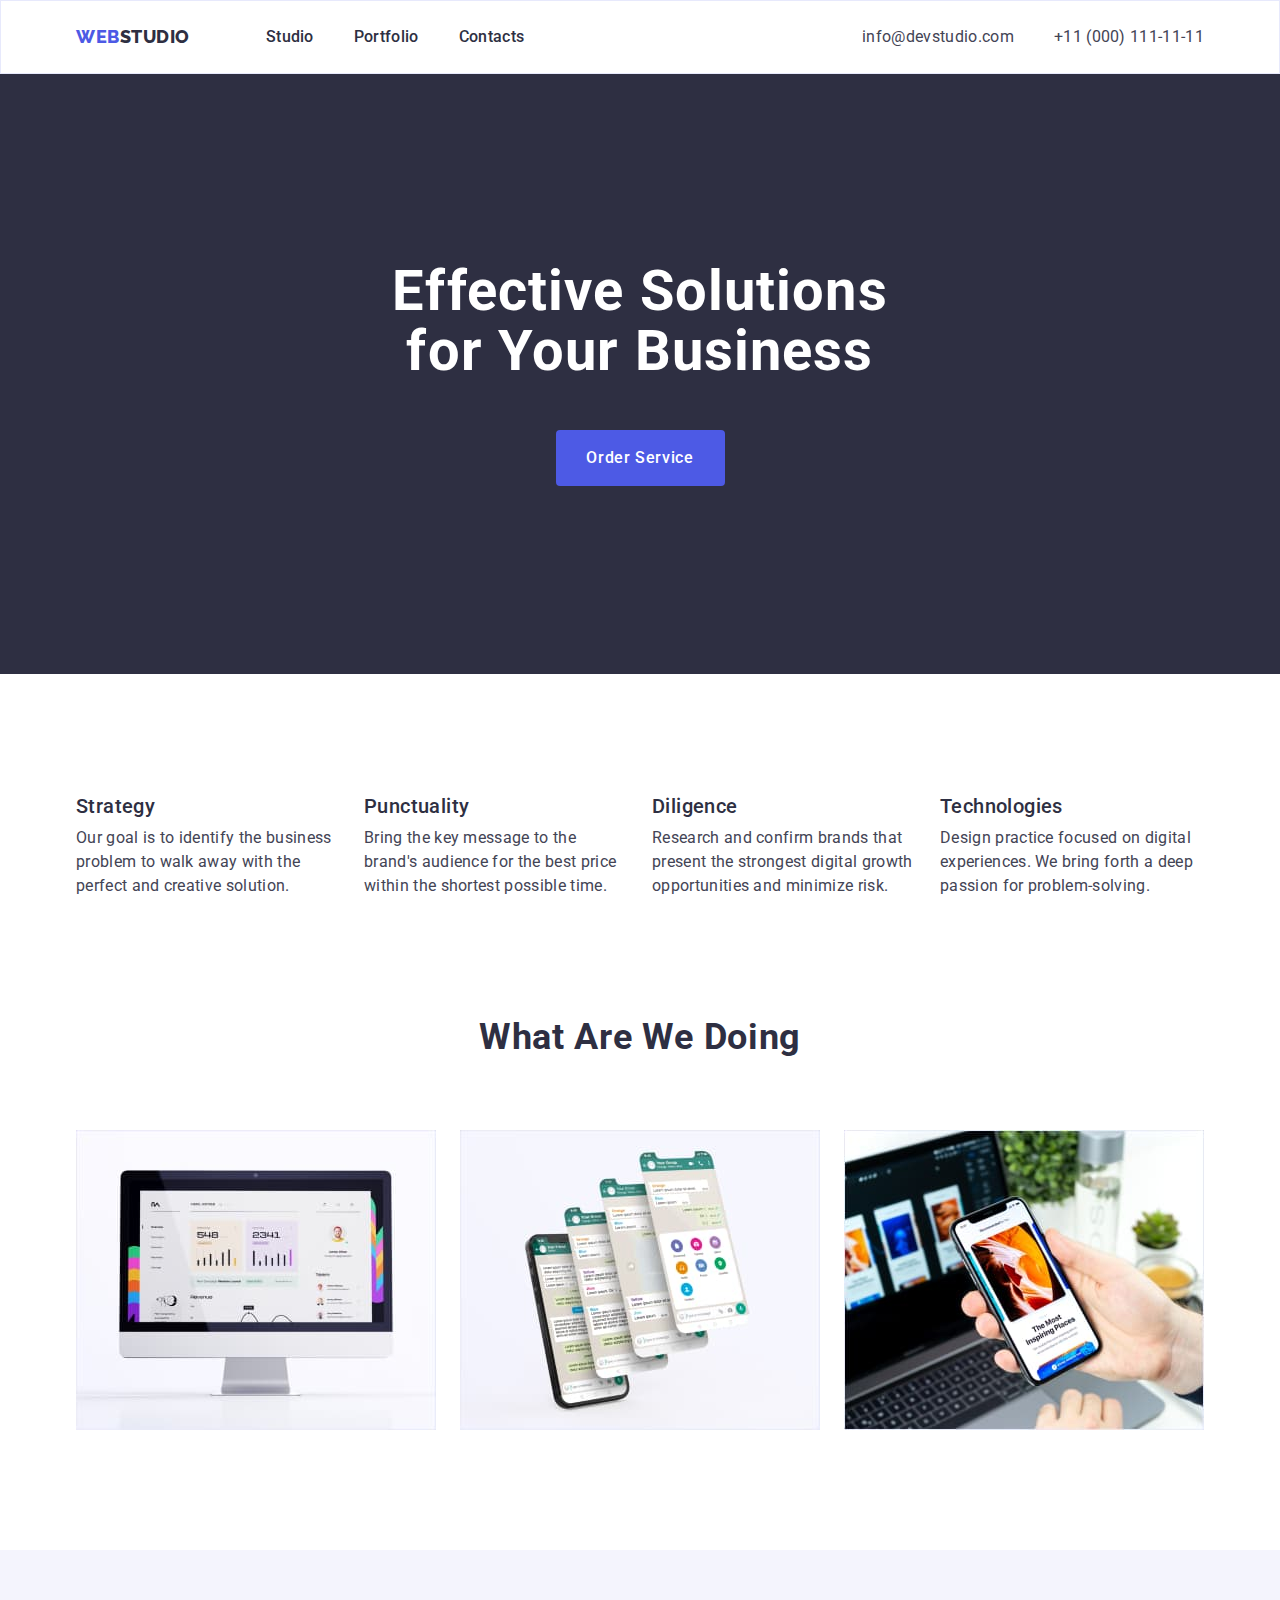
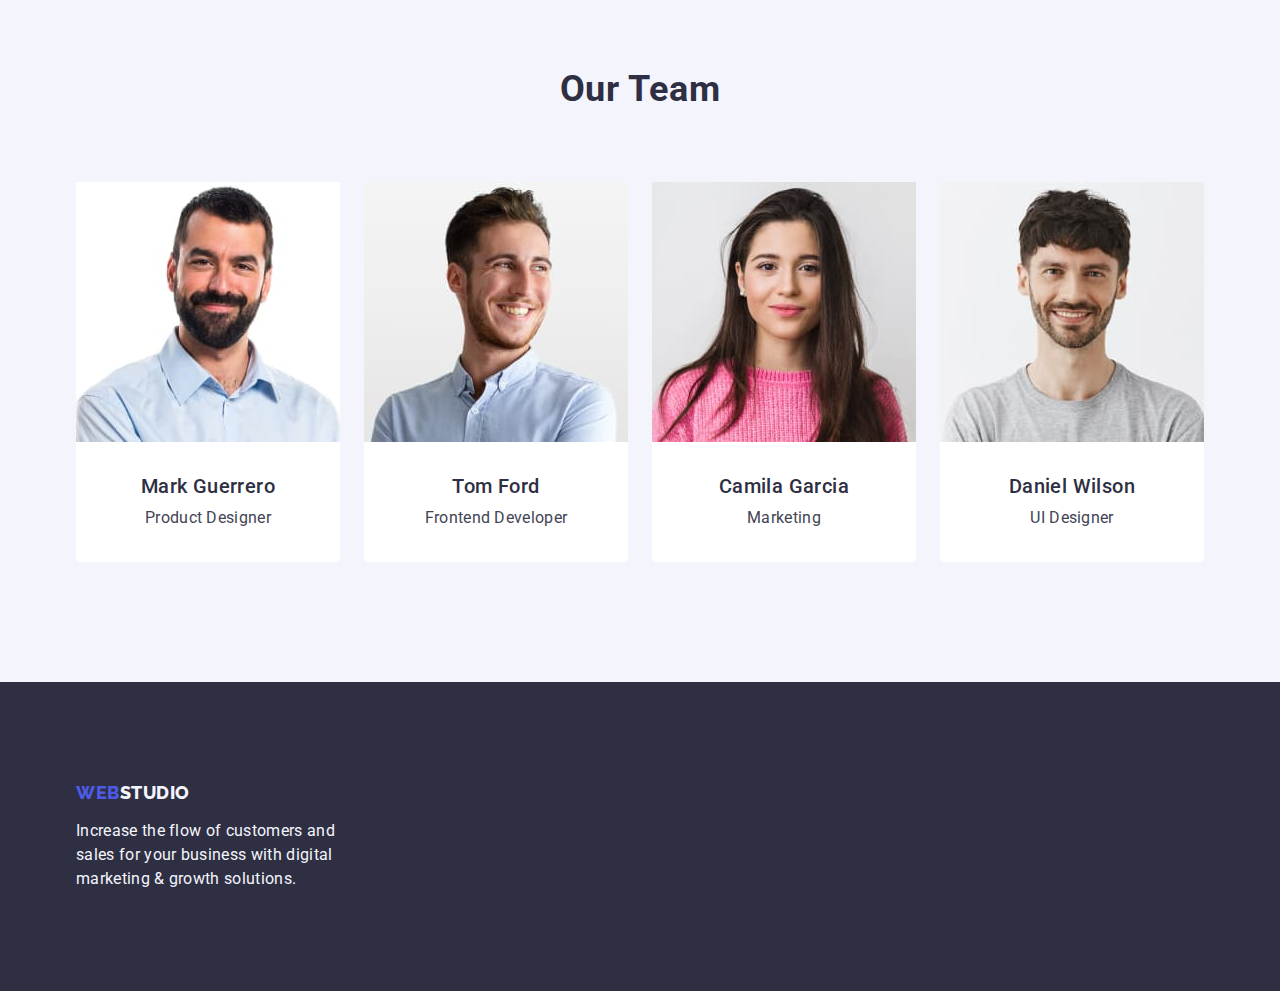
<file: index.html>
<!DOCTYPE html>
<html lang="en">
  <head>
    <meta charset="utf-8" />
    <meta http-equiv="x-ua-compatible" content="ie=edge" />
    <meta name="viewport" content="width=device-width, initial-scale=1.0" />
    <title>WebStudio</title>
    <link
      href="https://cdn.jsdelivr.net/npm/modern-normalize@2.0.0/modern-normalize.min.css"
      rel="stylesheet"
    />
    <link rel="stylesheet" href="./css/styles.css" />
    <link rel="preconnect" href="https://fonts.googleapis.com" />
    <link rel="preconnect" href="https://fonts.gstatic.com" crossorigin />
    <link
      href="https://fonts.googleapis.com/css2?family=Raleway:wght@800&family=Roboto:wght@400;500;700;900&display=swap"
      rel="stylesheet"
    />
  </head>

  <body>
    <header class="header">
      <div class="container header-container">
        <!-- top line -->
        <nav class="header-nav">
          <a class="header-logo link" href="./index.html"
            >Web<span>Studio</span></a
          >
          <ul class="header-menu list">
            <li class="header-menu-list">
              <a class="header-menu-link link" href="./index.html">Studio </a>
            </li>
            <li class="header-menu-list">
              <a class="header-menu-link link" href="./portfolio.html"
                >Portfolio
              </a>
            </li>
            <li class="header-menu-list">
              <a class="header-menu-link link" href="">Contacts </a>
            </li>
          </ul>
        </nav>
        <!-- contacts -->
        <address class="header-add">
          <ul class="header-add-list list">
            <li class="header-add-item">
              <a class="header-add-link link" href="mailto:info@devstudio.com"
                >info@devstudio.com
              </a>
            </li>
            <li class="header-add-item">
              <a class="header-add-link link" href="tel:+110001111111"
                >+11 (000) 111-11-11
              </a>
            </li>
          </ul>
        </address>
      </div>
    </header>

    <main>
      <!-- section1 -->
      <section class="hero">
        <div class="container">
          <h1 class="hero-title">Effective Solutions for Your Business</h1>
          <button class="hero-bt" type="button">Order Service</button>
        </div>
      </section>

      <!-- section2 -->

      <section class="table">
        <!-- feature1 -->
        <div class="container">
          <h2 class="visually-hidden">features</h2>
          <ul class="table-list list">
            <li class="table-item">
              <h3 class="table-title">Strategy</h3>
              <p class="table-text">
                Our goal is to identify the business problem to walk away with
                the perfect and creative solution.
              </p>
            </li>
            <li class="table-item">
              <h3 class="table-title">Punctuality</h3>
              <p class="table-text">
                Bring the key message to the brand's audience for the best price
                within the shortest possible time.
              </p>
            </li>
            <li class="table-item">
              <h3 class="table-title">Diligence</h3>
              <p class="table-text">
                Research and confirm brands that present the strongest digital
                growth opportunities and minimize risk.
              </p>
            </li>
            <li class="table-item">
              <h3 class="table-title">Technologies</h3>
              <p class="table-text">
                Design practice focused on digital experiences. We bring forth a
                deep passion for problem-solving.
              </p>
            </li>
          </ul>
        </div>
      </section>

      <!-- section3 -->

      <section class="work">
        <div class="container">
          <h2 class="work-title">What are we doing</h2>

          <ul class="work-im list">
            <li class="work-list">
              <img
                src="./images/img-1.jpg"
                alt="application on the monitor"
                width="360"
              />
            </li>
            <li class="work-list">
              <img
                src="./images/img-2.jpg"
                alt="application on the phone"
                width="360"
              />
            </li>
            <li class="work-list">
              <img
                src="./images/img-3.jpg"
                alt="app jn the monitor and phone"
                width="360"
              />
            </li>
          </ul>
        </div>
      </section>

      <!-- section4 -->
      <section class="team">
        <div class="container container-team">
          <h2 class="team-title">Our Team</h2>
          <ul class="team-list list">
            <li class="team-item">
              <img
                src="./images/Team_Card-1.jpg"
                alt="product designer"
                width="264"
              />
              <div class="container-card">
                <h3 class="team-subtitle">Mark Guerrero</h3>
                <p class="team-text">Product Designer</p>
              </div>
            </li>

            <li class="team-item">
              <img
                src="./images/Team_Card-2.jpg"
                alt="fronted developer"
                width="264"
              />
              <div class="container-card">
                <h3 class="team-subtitle">Tom Ford</h3>
                <p class="team-text">Frontend Developer</p>
              </div>
            </li>

            <li class="team-item">
              <img src="./images/Team_Card-3.jpg" alt="marketing" width="264" />
              <div class="container-card">
                <h3 class="team-subtitle">Camila Garcia</h3>
                <p class="team-text">Marketing</p>
              </div>
            </li>

            <li class="team-item">
              <img
                src="./images/Team_Card-4.jpg"
                alt="ui designer"
                width="264"
              />
              <div class="container-card">
                <h3 class="team-subtitle">Daniel Wilson</h3>
                <p class="team-text">UI Designer</p>
              </div>
            </li>
          </ul>
        </div>
      </section>
    </main>

    <footer class="footer">
      <div class="container">
        <a class="footer-logo link" href="./index.html"
          >Web<span class="footer-st">Studio</span></a
        >
        <p class="footer-text">
          Increase the flow of customers and sales for your business with
          digital marketing & growth solutions.
        </p>
      </div>
    </footer>
  </body>
</html>
</file>
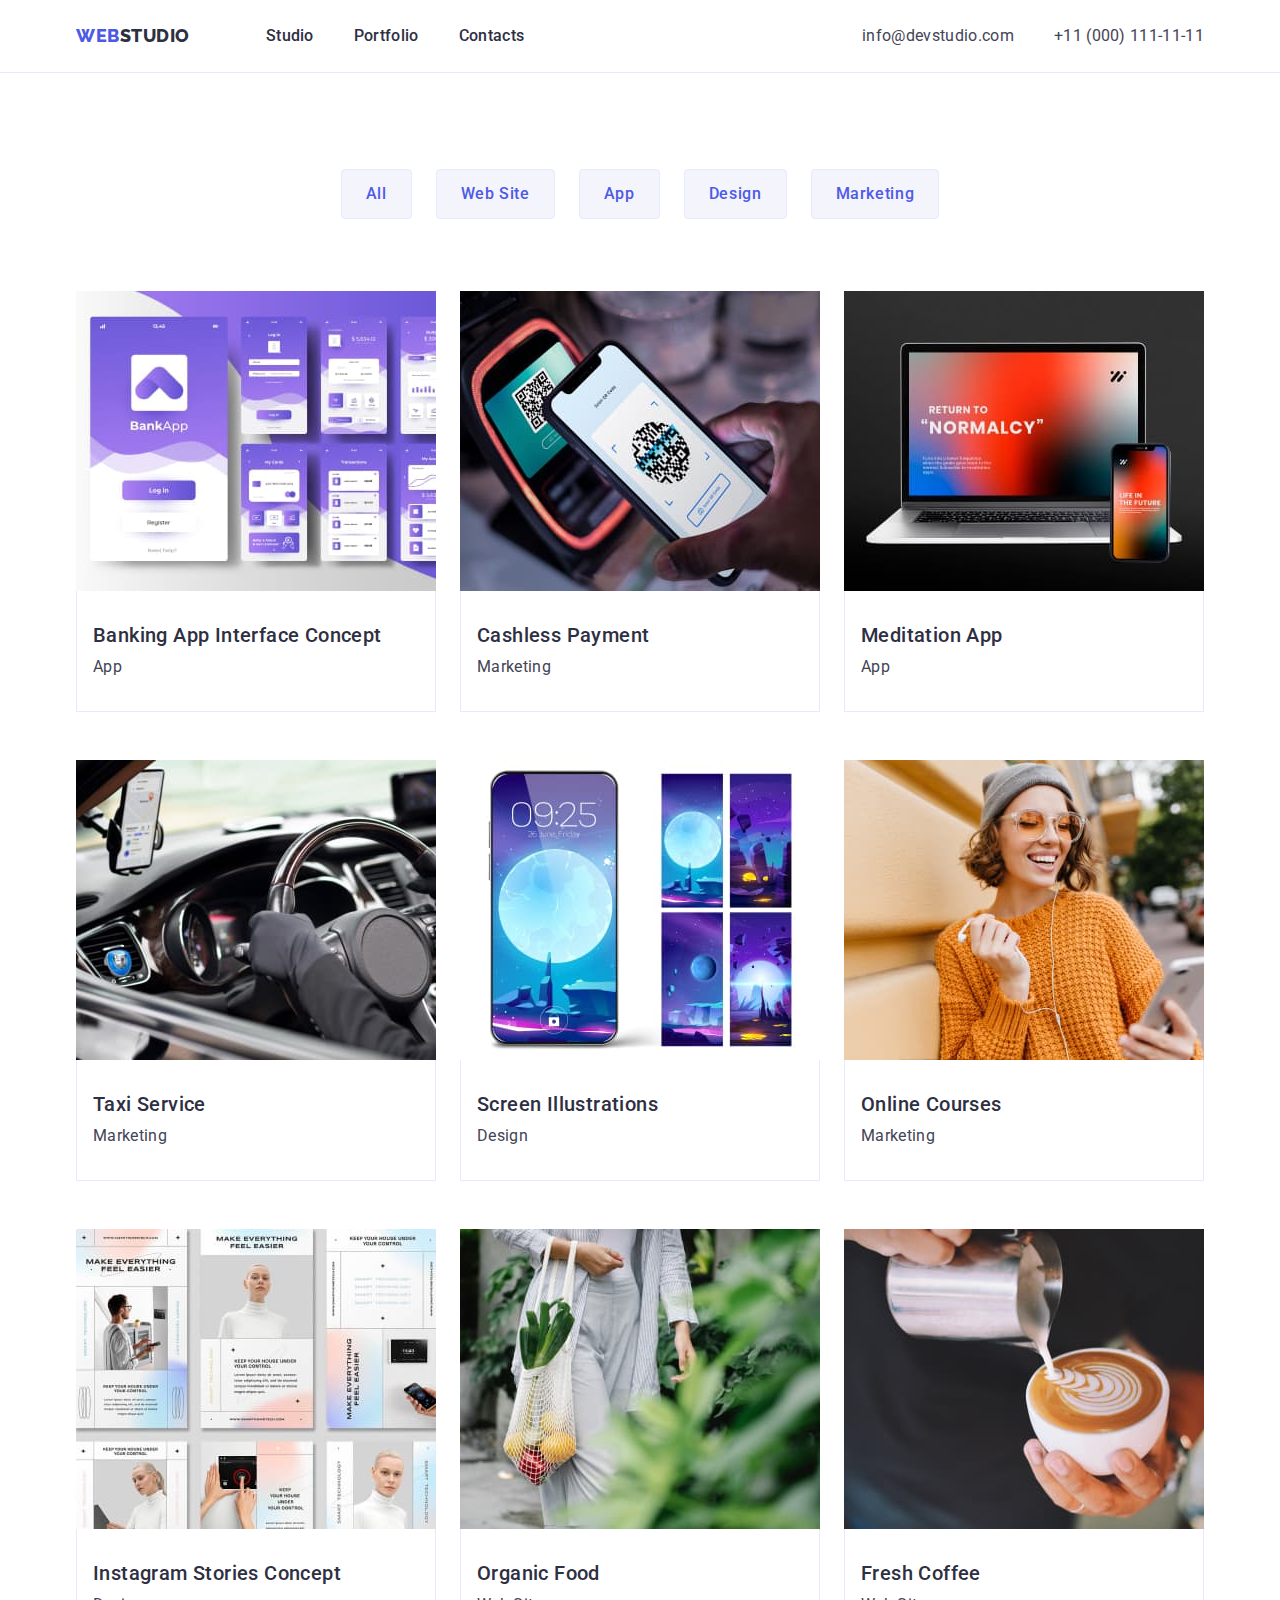
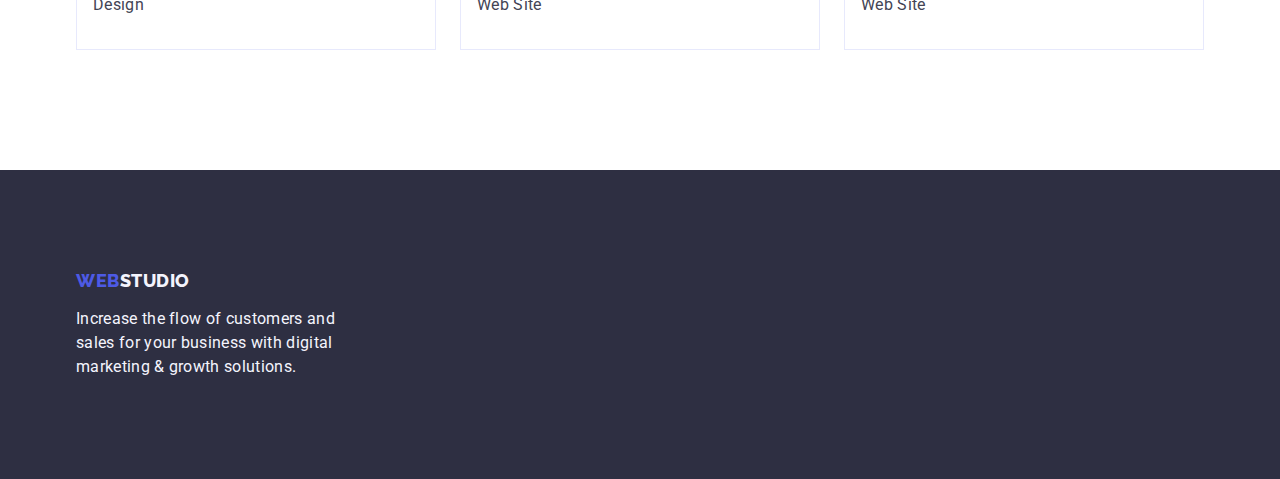
<file: portfolio.html>
<!DOCTYPE html>
<html lang="en">
  <head>
    <meta charset="UTF-8" />
    <meta http-equiv="X-UA-Compatible" content="IE=edge" />
    <meta name="viewport" content="width=device-width, initial-scale=1.0" />
    <title>Portfolio</title>
    <link
      href="https://cdn.jsdelivr.net/npm/modern-normalize@2.0.0/modern-normalize.min.css"
      rel="stylesheet"
    />
    <link rel="stylesheet" href="./css/styles.css" />
    <link rel="preconnect" href="https://fonts.googleapis.com" />
    <link rel="preconnect" href="https://fonts.gstatic.com" crossorigin />
    <link
      href="https://fonts.googleapis.com/css2?family=Raleway:wght@800&family=Roboto:wght@400;500;700;900&display=swap"
      rel="stylesheet"
    />
  </head>

  <body>
    <header class="folio">
      <div class="container folio-container">
        <!-- top line -->
        <nav class="folio-nav">
          <a class="folio-logo link" href="./index.html">
            Web<span class="folio-st">Studio</span></a
          >
          <ul class="folio-menu list">
            <li class="folio-menu-item">
              <a class="folio-menu-link link" href="./index.html">Studio </a>
            </li>
            <li class="folio-menu-item">
              <a class="folio-menu-link link" href="./portfolio.html"
                >Portfolio
              </a>
            </li>
            <li class="folio-menu-item">
              <a class="folio-menu-link link" href="">Contacts </a>
            </li>
          </ul>
        </nav>
        <!-- contacts -->
        <address class="folio-add">
          <ul class="folio-add-list list">
            <li class="folio-add-item">
              <a class="folio-add-link link" href="mailto:info@devstudio.com"
                >info@devstudio.com
              </a>
            </li>
            <li class="folio-add-item">
              <a class="folio-add-link link" href="tel:+110001111111"
                >+11 (000) 111-11-11
              </a>
            </li>
          </ul>
        </address>
      </div>
    </header>

    <main>
      <section class="menu">
        <div class="container">
          <!-- Filters -->

          <h1 class="visually-hidden">Filters</h1>

          <ul class="menu-list-bt list">
            <li class="menu-item-bt">
              <button class="menu-bt" type="button">All</button>
            </li>
            <li class="menu-item-bt">
              <button class="menu-bt" type="button">Web Site</button>
            </li>
            <li class="menu-item-bt">
              <button class="menu-bt" type="button">App</button>
            </li>
            <li class="menu-item-bt">
              <button class="menu-bt" type="button">Design</button>
            </li>
            <li class="menu-item-bt">
              <button class="menu-bt" type="button">Marketing</button>
            </li>
          </ul>
          <ul class="menu-list list">
            <!-- row1 -->
            <li class="menu-item">
              <a class="menu-link link" href="./app">
                <img
                  src="./images/portfolio/img.jpg"
                  alt="Banking App Interface Concept"
                  width="360"
                />
                <div class="container-block">
                  <h2 class="menu-title">Banking App Interface Concept</h2>
                  <p class="menu-text">App</p>
                </div>
              </a>
            </li>
            <li class="menu-item">
              <a class="menu-link link" href="./marketing">
                <img
                  src="./images/portfolio/payment.jpg"
                  alt="Cashless Payment"
                  width="360"
                />
                <div class="container-block">
                  <h2 class="menu-title">Cashless Payment</h2>
                  <p class="menu-text">Marketing</p>
                </div>
              </a>
            </li>
            <li class="menu-item">
              <a class="menu-link link" href="./app">
                <img
                  src="./images/portfolio/meditation_app.jpg"
                  alt="Meditation App"
                  width="360"
                  height="420"
                />
                <div class="container-block">
                  <h2 class="menu-title">Meditation App</h2>
                  <p class="menu-text">App</p>
                </div>
              </a>
            </li>

            <!-- row2 -->
            <li class="menu-item">
              <a class="menu-link link" href="./marketing">
                <img
                  src="./images/portfolio/service.jpg"
                  alt="Taxi Service"
                  width="360"
                  height="420"
                />
                <div class="container-block">
                  <h2 class="menu-title">Taxi Service</h2>
                  <p class="menu-text">Marketing</p>
                </div>
              </a>
            </li>
            <li class="menu-item">
              <a class="menu-link link" href="./design">
                <img
                  src="./images/portfolio/screen.jpg"
                  alt="Screen Illustrations"
                  width="360"
                  height="420"
                />
                <div class="container-block">
                  <h2 class="menu-title">Screen Illustrations</h2>
                  <p class="menu-text">Design</p>
                </div>
              </a>
            </li>
            <li class="menu-item">
              <a class="menu-link link" href="./marketing">
                <img
                  src="./images/portfolio/online.jpg"
                  alt="Online Courses"
                  width="360"
                  height="420"
                />
                <div class="container-block">
                  <h2 class="menu-title">Online Courses</h2>
                  <p class="menu-text">Marketing</p>
                </div>
              </a>
            </li>

            <!-- row3 -->
            <li class="menu-item">
              <a class="menu-link link" href="./desing">
                <img
                  src="./images/portfolio/insta.jpg"
                  alt="Instagram Stories Concept"
                  width="360"
                  height="420"
                />
                <div class="container-block">
                  <h2 class="menu-title">Instagram Stories Concept</h2>
                  <p class="menu-text">Design</p>
                </div>
              </a>
            </li>
            <li class="menu-item">
              <a class="menu-link link" href="./web_site">
                <img
                  src="./images/portfolio/organic_food.jpg"
                  alt="Organic Food"
                  width="360"
                  height="420"
                />
                <div class="container-block">
                  <h2 class="menu-title">Organic Food</h2>
                  <p class="menu-text">Web Site</p>
                </div>
              </a>
            </li>
            <li class="menu-item">
              <a class="menu-link link" href="./web_site">
                <img
                  src="./images/portfolio/coffee.jpg"
                  alt="Fresh Coffee"
                  width="360"
                  height="420"
                />
                <div class="container-block">
                  <h2 class="menu-title">Fresh Coffee</h2>
                  <p class="menu-text">Web Site</p>
                </div>
              </a>
            </li>
          </ul>
        </div>
      </section>
    </main>

    <footer class="footer">
      <div class="container">
        <a class="footer-logo link" href="./index.html">
          Web<span class="footer-st">Studio</span></a
        >
        <p class="footer-text">
          Increase the flow of customers and sales for your business with
          digital marketing & growth solutions.
        </p>
      </div>
    </footer>
  </body>
</html>
</file>
<file: css/styles.css>
body {
  font-family: 'Roboto', sans-serif;
  color: var(--color-text);
  background-color: var(--back-color);
}

:root {
  --text-logo: #4d5ae5;
  --color-nav: #2e2f42;
  --color-text: #434455;
  --back-color: #ffffff;
  --back-second-color: #2e2f42;
  --color-footer: #f4f4fd;
  --color-button: #404bbf;
  --color-standard-border: #e7e9fc;
}

/*! --------Header----------- */
.header-logo {
  font-family: 'Raleway', sans-serif;
  font-weight: 800;
  font-size: 18px;
  line-height: 1.17;
  letter-spacing: 0.03em;
  text-transform: uppercase;
  color: var(--text-logo);
}

p,
h1,
h2,
h3,
h4,
h5,
h6 {
  margin: 0;
}

.container {
  width: 100%;
  max-width: 1158px;
  margin: 0 auto;
  padding: 0 15px;
}

ul {
  margin-top: 0;
  margin-bottom: 0;
  padding-left: 0;
}

img {
  display: block;
  max-width: 100%;
  height: auto;
}

.visually-hidden {
  position: absolute;
  width: 1px;
  height: 1px;
  margin: -1px;
  border: 0;
  padding: 0;
  white-space: nowrap;
  clip-path: inset(100%);
  clip: rect(0 0 0 0);
  overflow: hidden;
}

.link {
  text-decoration: none;
}

.header-logo span {
  color: var(--color-nav);
}

.list {
  list-style: none;
}

.header {
  border: 1px solid var(--color-standard-border);
}

.header-nav {
  display: flex;
  align-items: center;
  flex-grow: 1;
}

.header-container {
  display: flex;
  align-items: center;
}

.header-logo {
  margin-right: 76px;
  display: block;
}

.header-menu {
  display: flex;
  gap: 40px;
}

.header-menu-link {
  font-weight: 500;
  font-size: 16px;
  line-height: 1.5;
  letter-spacing: 0.02em;
  color: var(--color-nav);
  padding: 24px 0;
  display: block;
}
.header-menu-link:hover,
.header-menu-link:focus {
  color: var(--color-button);
}
/*! --------------ADDRESS---------------- */
.header-add {
  font-style: normal;
  margin-left: auto;
}

.header-add-list {
  display: flex;
  gap: 40px;
}

.header-add-link {
  font-size: 16px;
  line-height: 1.5;
  letter-spacing: 0.02em;
  color: var(--color-text);
  padding: 24px 0;
  display: block;
}

.header-add-link:hover,
.header-add-link:focus {
  color: var(--color-button);
}

/*! --------------HERO---------------- */
.hero {
  background-color: var(--back-second-color);
  padding: 188px 0;
}

.hero-title {
  font-size: 56px;
  line-height: 1.07;
  font-weight: 700;
  text-align: center;
  letter-spacing: 0.02em;
  color: var(--back-color);
  margin-right: auto;
  margin-left: auto;
  max-width: 496px;
  margin-bottom: 48px;
}

.hero-bt {
  background-color: var(--text-logo);
  font-family: 'Roboto', sans-serif;
  font-weight: 500;
  font-size: 16px;
  line-height: 1.5;
  letter-spacing: 0.04em;
  color: var(--back-color);
  cursor: pointer;
  margin: 0 auto;
  display: block;
  min-width: 169px;
  height: 56px;
  border-radius: 4px;
  border: none;
}

.hero-bt:hover,
.hero-bt:focus {
  background-color: var(--color-button);
}

/*! --------------SECTION1---------------- */

.table {
  padding: 120px 0;
}

.table-item {
  width: calc((100% - 72px) / 4);
}

.table-list {
  display: flex;
  gap: 24px;
}

.table-title {
  font-weight: 500;
  font-size: 20px;
  line-height: 1.2;
  letter-spacing: 0.02em;
  color: var(--color-nav);
  margin-bottom: 8px;
}

.table-text {
  font-size: 16px;
  line-height: 1.5;
  letter-spacing: 0.02em;
}

/*! --------------SECTION2---------------- */

.work {
  padding-bottom: 120px;
}

.work-list {
  font-size: 36px;
  line-height: 1.11;
  text-align: center;
  letter-spacing: 0.02em;
  text-transform: capitalize;
  color: var(--color-nav);
  display: flex;
  flex-direction: column;
  align-items: flex-start;
  padding: 0px;
  width: calc(100%-48px) / 3;
}

.work-im {
  display: flex;
  flex-wrap: wrap;
  gap: 24px;
}

.work-title {
  font-size: 36px;
  line-height: 1.11;
  text-align: center;
  letter-spacing: 0.02em;
  text-transform: capitalize;
  color: var(--color-nav);
  display: block;
  margin-bottom: 72px;
}

/*! --------------SECTION3---------------- */

.team {
  background-color: var(--color-footer);
  padding: 120px 0;
}

.team-list {
  display: flex;
  gap: 24px;
}

.container-card {
  padding: 32px 16px;
}

.team-title {
  font-size: 36px;
  line-height: 1.11;
  text-align: center;
  letter-spacing: 0.02em;
  text-transform: capitalize;
  color: var(--color-nav);
  margin-bottom: 72px;
}
.team-item {
  background-color: var(--back-color);
  width: calc(100% - 72px) / 4;
  border-radius: 0px 0px 4px 4px;
}
.team-subtitle {
  font-weight: 500;
  font-size: 20px;
  line-height: 1.2;
  letter-spacing: 0.02em;
  color: var(--color-nav);
  text-align: center;
  margin-bottom: 8px;
}
.team-text {
  font-size: 16px;
  line-height: 1.5;
  letter-spacing: 0.02em;
  text-align: center;
}

/*! --------------FOOTER---------------- */
.footer {
  background-color: var(--back-second-color);
  padding: 100px 0;
}
.footer-logo {
  font-family: 'Raleway', sans-serif;
  font-weight: 800;
  font-size: 18px;
  line-height: 1.17;
  letter-spacing: 0.03em;
  text-transform: uppercase;
  color: var(--text-logo);
  display: inline-block;
  margin-bottom: 16px;
}

.footer-logo span {
  color: var(--color-footer);
}

.footer-text {
  line-height: 1.5;
  color: var(--color-footer);
  letter-spacing: 0.02em;
  max-width: 264px;
}
/*! --------------PORTFOLIO---------------- */

/*! --------------PORTFOLIO HEADER---------------- */

.folio {
  border-bottom: 1px solid var(--color-standard-border);
}

.folio-container {
  padding: 0 15px;
  width: 1158px;
  margin: 0 auto;
  display: flex;
}

.folio-nav {
  display: flex;
  align-items: center;
  flex-grow: 1;
}

.folio-logo {
  font-family: 'Raleway', sans-serif;
  font-weight: 800;
  font-size: 18px;
  line-height: 1.17;
  letter-spacing: 0.03em;
  text-transform: uppercase;
  color: var(--text-logo);
  margin-right: 76px;
  display: block;
}

.folio-logo span {
  color: var(--color-nav);
}

.folio-menu {
  display: flex;
  gap: 40px;
}

.folio-menu-link {
  font-weight: 500;
  font-size: 16px;
  line-height: 1.5;
  letter-spacing: 0.02em;
  color: var(--color-nav);
  display: block;
  padding: 24px 0;
}

.folio-menu-link:hover,
.folio-menu-link:focus {
  color: var(--color-button);
}

.folio-add {
  display: flex;
  font-style: normal;
  margin-left: 0;
}

.folio-add-list {
  display: flex;
  gap: 40px;
}

.folio-add-link {
  font-size: 16px;
  line-height: 1.5;
  letter-spacing: 0.02em;
  color: var(--color-text);
  display: block;
  padding: 24px 0;
}

.folio-add-link:hover,
.folio-add-link:focus {
  color: var(--color-button);
}

/*! --------------PORTFOLIO FILTERS---------------- */
.menu {
  padding-top: 96px;
  padding-bottom: 120px;
}

.menu-list-bt {
  display: flex;
  justify-content: center;
  margin-bottom: 72px;
  gap: 24px;
}

.menu-bt {
  font-family: 'Roboto', sans-serif;
  font-weight: 500;
  font-size: 16px;
  line-height: 1.5;
  letter-spacing: 0.04em;
  color: var(--text-logo);
  background-color: var(--color-footer);
  cursor: pointer;
  padding: 12px 24px;
  border: 1px solid var(--color-standard-border);
  border-radius: 4px;
}

.menu-bt:hover,
.menu-bt:focus {
  color: var(--back-color);
  background-color: var(--color-button);
  border: 1px solid transparent;
}
/*! --------------PORTFOLIO ROW---------------- */

.menu-list {
  display: flex;
  flex-wrap: wrap;
  column-gap: 24px;
  row-gap: 48px;
}

.menu-item {
  width: calc(100%-48px) / 3;
}

.menu-title {
  font-weight: 500;
  font-size: 20px;
  line-height: 1.2;
  letter-spacing: 0.02em;
  color: var(--color-nav);
  margin-bottom: 8px;
}
.menu-text {
  font-size: 16px;
  line-height: 1.5;
  letter-spacing: 0.02em;
  color: var(--color-text);
}

.container-block {
  padding: 32px 16px;
  border: 1px solid var(--color-standard-border);
  border-top: none;
}
</file>
